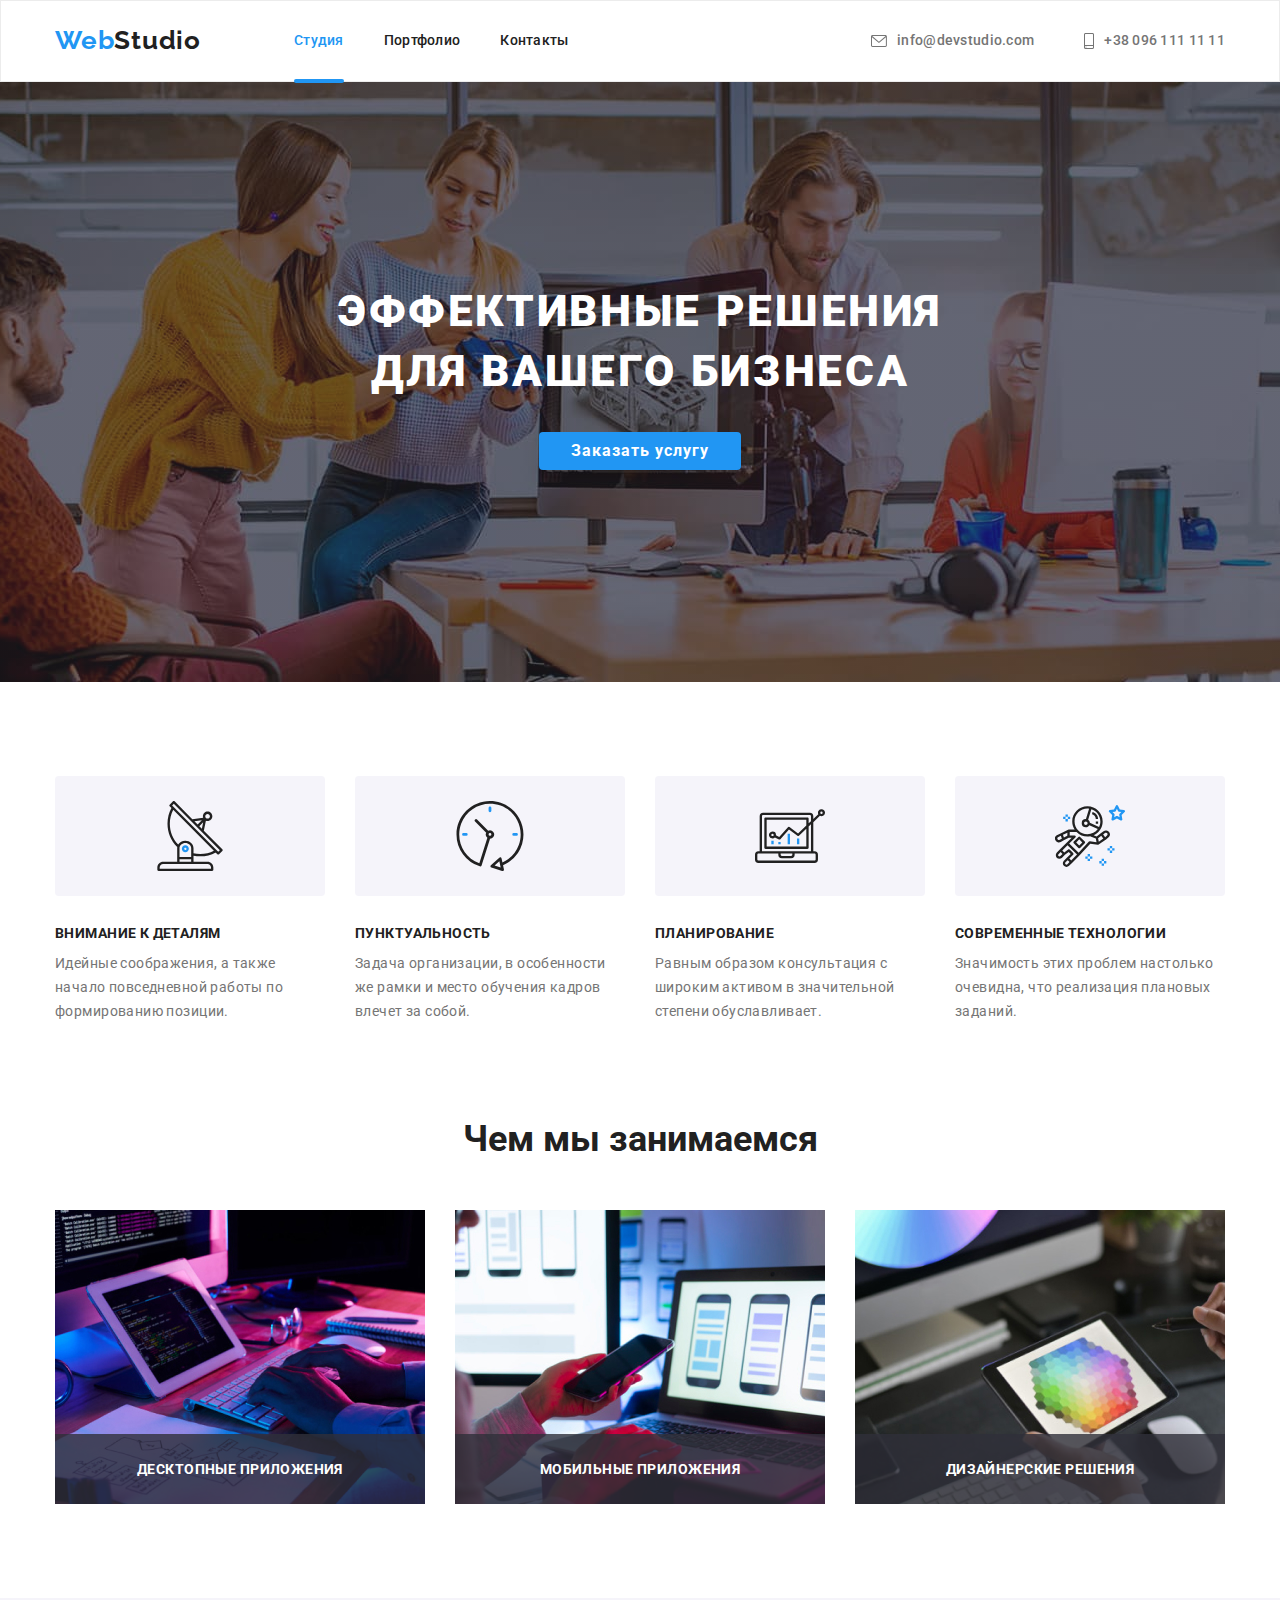
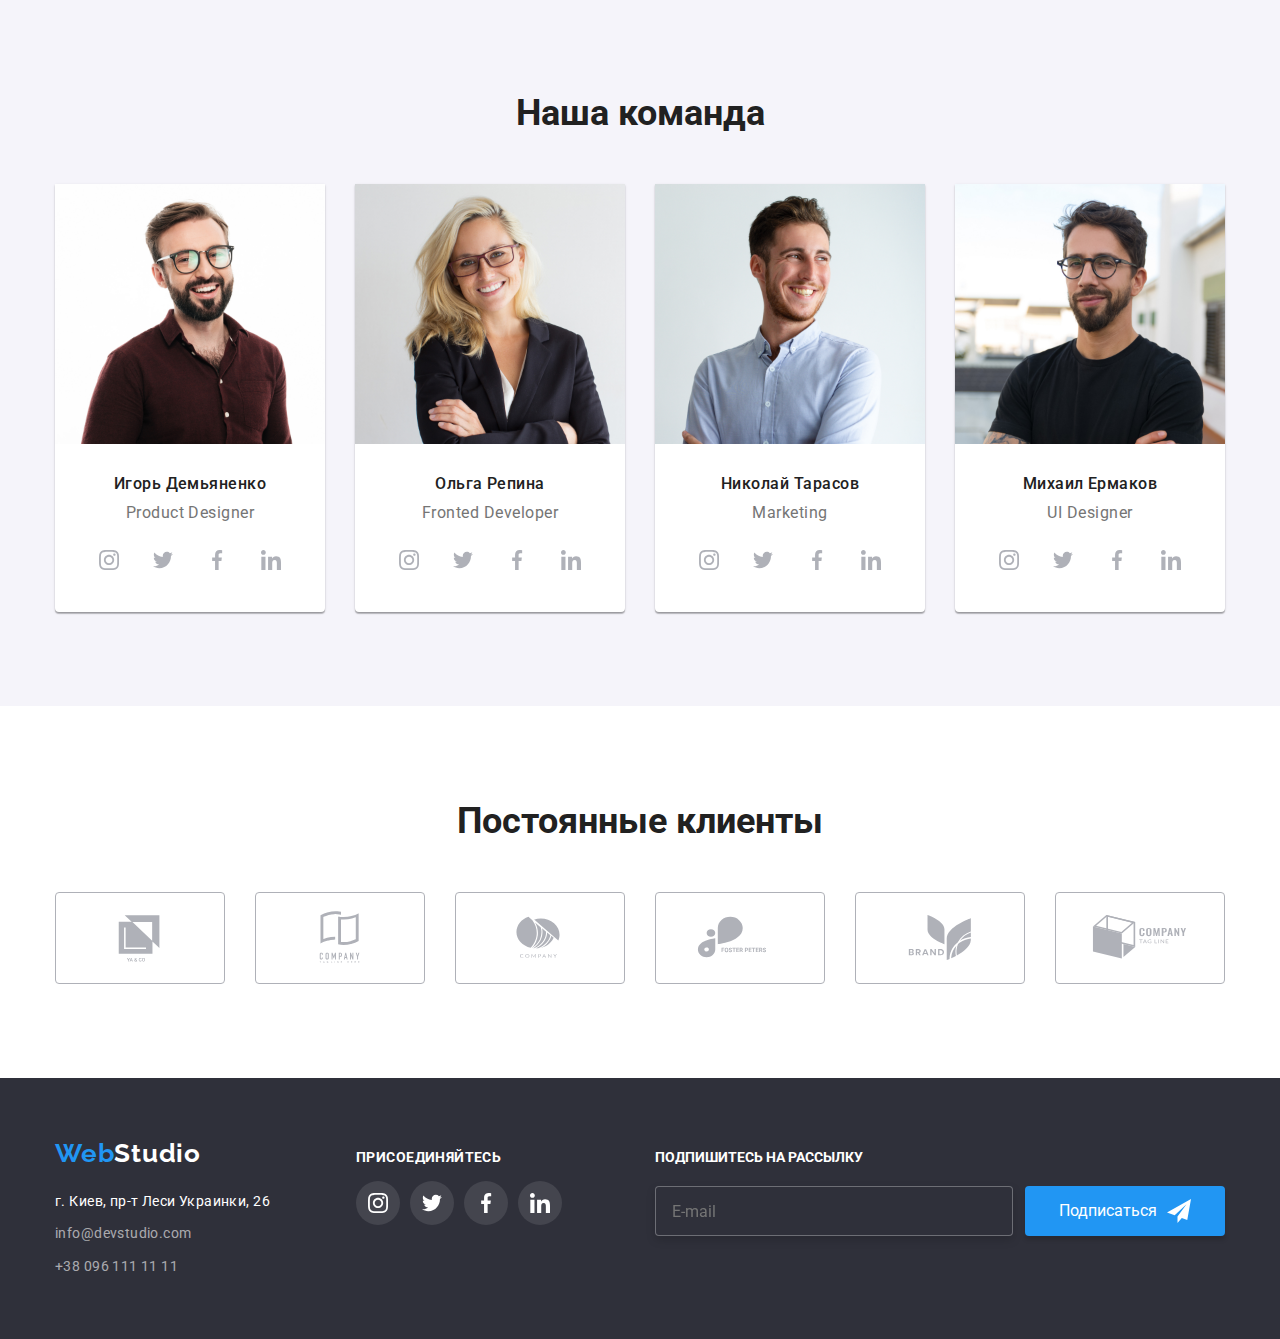
<file: index.html>
<!DOCTYPE html>
<html lang="ru">
  <head>
    <meta charset="UTF-8" />
    <meta http-equiv="X-UA-Compatible" content="IE=edge" />
    <meta name="viewport" content="width=device-width, initial-scale=1.0" />
    <title>Главная</title>
    <link
      rel="stylesheet"
      href="https://cdnjs.cloudflare.com/ajax/libs/modern-normalize/1.0.0/modern-normalize.min.css"
    />

    <link rel="stylesheet" href="./css/main.min.css" />
    <link rel="preconnect" href="https://fonts.googleapis.com" />
    <link rel="preconnect" href="https://fonts.gstatic.com" crossorigin />
    <link
      href="https://fonts.googleapis.com/css2?family=Raleway:wght@700&family=Roboto:wght@400;500;700;900&display=swap"
      rel="stylesheet"
    />
  </head>
  <body>
    <header class="header">
      <div class="container">
        <nav class="nav">
          <a href="/" lang="en" class="logo header__logo">
            <span class="accent">Web</span>Studio</a
          >
          <ul class="menu header__menu">
            <li class="menu__item">
              <a class="menu__link current" href="./index.html">Студия </a>
            </li>
            <li class="menu__item">
              <a class="menu__link" href="./portfolio.html">Портфолио </a>
            </li>
            <li class="menu__item">
              <a class="menu__link" href="/">Контакты </a>
            </li>
          </ul>
          <ul class="communications header__contacts nav">
            <li class="communications__item">
              <a class="communications__link" href="emailto:info@devstudio.com">
                <svg class="communications__icon" width="16px" height="12px">
                  <use href="./images/symbol-defs.svg#icon-envelope"></use>
                </svg>
                info@devstudio.com</a
              >
            </li>
            <li class="communications__item">
              <a class="communications__link" href="tel:+380961111111">
                <svg class="communications__icon" width="10px" height="16px">
                  <use href="./images/symbol-defs.svg#icon-smartphone-1"></use>
                </svg>
                +38 096 111 11 11</a
              >
            </li>
          </ul>
        </nav>
      </div>
    </header>
    <main>
      <section class="hero base__hero">
        <div class="container">
          <h1 class="hero__title">Эффективные решения для вашего бизнеса</h1>
          <button class="hero__btn" data-modal-open>Заказать услугу</button>
        </div>
      </section>
      <section class="special">
        <div class="container">
          <h2 class="special-title visually-hidden">Особенности</h2>
          <ul class="special__list">
            <li class="special__item icon-antenna">
              <h3 class="special__title">Внимание к деталям</h3>
              <p class="special__text">
                Идейные соображения, а также начало повседневной работы по
                формированию позиции.
              </p>
            </li>
            <li class="special__item icon-clock">
              <h3 class="special__title">Пунктуальность</h3>
              <p class="special__text">
                Задача организации, в особенности же рамки и место обучения
                кадров влечет за собой.
              </p>
            </li>
            <li class="special__item icon-diagram">
              <h3 class="special__title">Планирование</h3>
              <p class="special__text">
                Равным образом консультация с широким активом в значительной
                степени обуславливает.
              </p>
            </li>
            <li class="special__item icon-astronaut">
              <h3 class="special__title">Современные технологии</h3>
              <p class="special__text">
                Значимость этих проблем настолько очевидна, что реализация
                плановых заданий.
              </p>
            </li>
          </ul>
        </div>
      </section>
      <section class="doing">
        <div class="container">
          <h2 class="base-title doing__base-title">Чем мы занимаемся</h2>
          <ul class="doing__list">
            <li class="doing__item">
              <img
                class="doing__img"
                src="./images/img.jpg"
                alt="Разработка программного обеспечения"
              />
              <p class="doing__text">Десктопные приложения</p>
            </li>
            <li class="doing__item">
              <img
                class="doing__img"
                src="./images/img-1.jpg"
                alt="Тестирование мобильного приложения"
              />
              <p class="doing__text">Мобильные приложения</p>
            </li>
            <li class="doing__item">
              <img
                class="doing__img"
                src="./images/img-2.jpg"
                alt="Работа с цветовой гаммой"
              />
              <p class="doing__text">Дизайнерские решения</p>
            </li>
          </ul>
        </div>
      </section>
      <section class="comands">
        <div class="container">
          <h2 class="base-title comands__base-title">Наша команда</h2>
          <ul class="comands__list">
            <li class="comands__item">
              <img
                class="comands__img"
                src="./images/Igor.jpg"
                alt="Product Designer"
              />
              <div class="employee">
                <h3 class="employee__title">Игорь Демьяненко</h3>
                <p class="employee__text" lang="en">Product Designer</p>
                <ul class="social">
                  <li class="social__item">
                    <a class="social__link" href="https://www.instagram.com">
                      <svg class="social__icon" width="20px" height="20px">
                        <use
                          href="./images/symbol-defs.svg#icon-instagram"
                        ></use>
                      </svg>
                    </a>
                  </li>
                  <li class="social__item">
                    <a class="social__link" href="https://twitter.com">
                      <svg class="social__icon" width="20px" height="20px">
                        <use href="./images/symbol-defs.svg#icon-twitter"></use>
                      </svg>
                    </a>
                  </li>
                  <li class="social__item">
                    <a class="social__link" href="https://facebook.com">
                      <svg class="social__icon" width="20px" height="20px">
                        <use
                          href="./images/symbol-defs.svg#icon-facebook"
                        ></use>
                      </svg>
                    </a>
                  </li>
                  <li class="social__item">
                    <a class="social__link" href="https://linkedin.com">
                      <svg class="csocial__icon" width="20px" height="20px">
                        <use
                          href="./images/symbol-defs.svg#icon-linkedin"
                        ></use>
                      </svg>
                    </a>
                  </li>
                </ul>
              </div>
            </li>
            <li class="comands__item">
              <img
                class="comands__img"
                src="./images/Olga.jpg"
                alt="Fronted Developer"
              />
              <div class="employee">
                <h3 class="employee__title">Ольга Репина</h3>
                <p class="employee__text" lang="en">Fronted Developer</p>
                <ul class="social">
                  <li class="social__item">
                    <a class="social__link" href="https://www.instagram.com">
                      <svg class="social__icon" width="20px" height="20px">
                        <use
                          href="./images/symbol-defs.svg#icon-instagram"
                        ></use>
                      </svg>
                    </a>
                  </li>
                  <li class="social__item">
                    <a class="social__link" href="https://twitter.com">
                      <svg class="social__icon" width="20px" height="20px">
                        <use href="./images/symbol-defs.svg#icon-twitter"></use>
                      </svg>
                    </a>
                  </li>
                  <li class="social__item">
                    <a class="social__link" href="https://facebook.com">
                      <svg class="social__icon" width="20px" height="20px">
                        <use
                          href="./images/symbol-defs.svg#icon-facebook"
                        ></use>
                      </svg>
                    </a>
                  </li>
                  <li class="social__item">
                    <a class="social__link" href="https://linkedin.com">
                      <svg class="social__icon" width="20px" height="20px">
                        <use
                          href="./images/symbol-defs.svg#icon-linkedin"
                        ></use>
                      </svg>
                    </a>
                  </li>
                </ul>
              </div>
            </li>
            <li class="comands__item">
              <img
                class="comands__img"
                src="./images/Nikolay.jpg"
                alt="Marketing"
              />
              <div class="employee">
                <h3 class="employee__title">Николай Тарасов</h3>
                <p class="employee__text" lang="en">Marketing</p>
                <ul class="social">
                  <li class="social__item">
                    <a class="social__link" href="https://www.instagram.com">
                      <svg class="social__icon" width="20px" height="20px">
                        <use
                          href="./images/symbol-defs.svg#icon-instagram"
                        ></use>
                      </svg>
                    </a>
                  </li>
                  <li class="social__item">
                    <a class="social__link" href="https://twitter.com">
                      <svg class="social__icon" width="20px" height="20px">
                        <use href="./images/symbol-defs.svg#icon-twitter"></use>
                      </svg>
                    </a>
                  </li>
                  <li class="social__item">
                    <a class="social__link" href="https://facebook.com">
                      <svg class="social__icon" width="20px" height="20px">
                        <use
                          href="./images/symbol-defs.svg#icon-facebook"
                        ></use>
                      </svg>
                    </a>
                  </li>
                  <li class="social__item">
                    <a class="social__link" href="https://linkedin.com">
                      <svg class="social__icon" width="20px" height="20px">
                        <use
                          href="./images/symbol-defs.svg#icon-linkedin"
                        ></use>
                      </svg>
                    </a>
                  </li>
                </ul>
              </div>
            </li>
            <li class="comands__item">
              <img
                class="comands__img"
                src="./images/Mihail.jpg"
                alt="UI Designer"
              />
              <div class="employee">
                <h3 class="employee__title">Михаил Ермаков</h3>
                <p class="employee__text" lang="en">UI Designer</p>
                <ul class="social">
                  <li class="social__item">
                    <a class="social__link" href="https://www.instagram.com">
                      <svg class="social__icon" width="20px" height="20px">
                        <use
                          href="./images/symbol-defs.svg#icon-instagram"
                        ></use>
                      </svg>
                    </a>
                  </li>
                  <li class="social__item">
                    <a class="social__link" href="https://twitter.com">
                      <svg class="social__icon" width="20px" height="20px">
                        <use href="./images/symbol-defs.svg#icon-twitter"></use>
                      </svg>
                    </a>
                  </li>
                  <li class="social__item">
                    <a class="social__link" href="https://facebook.com">
                      <svg class="social__icon" width="20px" height="20px">
                        <use
                          href="./images/symbol-defs.svg#icon-facebook"
                        ></use>
                      </svg>
                    </a>
                  </li>
                  <li class="social__item">
                    <a class="social__link" href="https://linkedin.com">
                      <svg class="social__icon" width="20px" height="20px">
                        <use
                          href="./images/symbol-defs.svg#icon-linkedin"
                        ></use>
                      </svg>
                    </a>
                  </li>
                </ul>
              </div>
            </li>
          </ul>
        </div>
      </section>
      <section class="regular-customers">
        <div class="container">
          <h2 class="regular-customers__title">Постоянные клиенты</h2>
          <ul class="regular-customers__list">
            <li class="regular-customers__item">
              <a class="regular-customers__link" href="/">
                <svg
                  class="regular-customers__icon"
                  width="106px"
                  height="60px"
                >
                  <use href="./images/symbol-defs.svg#icon-Logo"></use>
                </svg>
              </a>
            </li>
            <li class="regular-customers__item">
              <a class="regular-customers__link" href="/">
                <svg
                  class="regular-customers__icon"
                  width="106px"
                  height="60px"
                >
                  <use href="./images/symbol-defs.svg#icon-Logo2"></use>
                </svg>
              </a>
            </li>
            <li class="regular-customers__item">
              <a class="regular-customers__link" href="/">
                <svg
                  class="regular-customers__icon"
                  width="106px"
                  height="60px"
                >
                  <use href="./images/symbol-defs.svg#icon-Logo3"></use>
                </svg>
              </a>
            </li>
            <li class="regular-customers__item">
              <a class="regular-customers__link" href="/">
                <svg
                  class="regular-customers__icon"
                  width="106px"
                  height="60px"
                >
                  <use href="./images/symbol-defs.svg#icon-Logo4"></use>
                </svg>
              </a>
            </li>
            <li class="regular-customers__item">
              <a class="regular-customers__link" href="/">
                <svg
                  class="regular-customers__icon"
                  width="106px"
                  height="60px"
                >
                  <use href="./images/symbol-defs.svg#icon-Logo5"></use>
                </svg>
              </a>
            </li>
            <li class="regular-customers__item">
              <a class="regular-customers__link" href="/">
                <svg
                  class="regular-customers__icon"
                  width="106px"
                  height="60px"
                >
                  <use href="./images/symbol-defs.svg#icon-Logo6"></use>
                </svg>
              </a>
            </li>
          </ul>
        </div>
      </section>
    </main>
    <footer class="footer">
      <div class="container footer-column">
        <div class="contacts">
          <a href="/" lang="en" class="logo">
            <span class="accent">Web</span>Studio
          </a>
          <address class="adress contacts__adress">
            <p>г. Киев, пр-т Леси Украинки, 26</p>
            <ul class="contacts">
              <li class="contacts__item">
                <a class="contacts__link" href="mailto:info@devstudio.com"
                  >info@devstudio.com</a
                >
              </li>
              <li class="contacts__item">
                <a class="contacts__link" href="tel:+380961111111"
                  >+38 096 111 11 11</a
                >
              </li>
            </ul>
          </address>
        </div>
        <div class="footer-social footer__social-base">
          <p class="footer-social__title">присоединяйтесь</p>
          <ul class="footer-social__list">
            <li class="footer-social__item">
              <a class="footer-social__link" href="https://www.instagram.com">
                <svg class="footer-social__icon" width="20px" height="20px">
                  <use href="./images/symbol-defs.svg#icon-instagram"></use>
                </svg>
              </a>
            </li>
            <li class="footer-social__item">
              <a class="footer-social__link" href="https://twitter.com">
                <svg class="footer-social__icon" width="20px" height="20px">
                  <use href="./images/symbol-defs.svg#icon-twitter"></use>
                </svg>
              </a>
            </li>
            <li class="footer-social__item">
              <a class="footer-social__link" href="https://facebook.com">
                <svg class="footer-social__icon" width="20px" height="20px">
                  <use href="./images/symbol-defs.svg#icon-facebook"></use>
                </svg>
              </a>
            </li>
            <li class="footer-social__item">
              <a class="footer-social__link" href="https://linkedin.com">
                <svg class="footer-social__icon" width="20px" height="20px">
                  <use href="./images/symbol-defs.svg#icon-linkedin"></use>
                </svg>
              </a>
            </li>
          </ul>
        </div>
        <div class="subscribe">
          <p class="subscribe__title">Подпишитесь на рассылку</p>
          <form class="subscribe__form">
            <input
              type="email"
              class="subscribe__input"
              name="subscribe-name"
              id="subscribe-name"
              placeholder="E-mail"
              required
            />
            <button type="submit" class="subscribe__btn">
              Подписаться
              <svg class="subscribe__icon" width="24px" height="24px">
                <use href="./images/icons.svg#icon-icon-send"></use>
              </svg>
            </button>
          </form>
        </div>
      </div>
    </footer>
    <div class="backdrop is-hidden" data-modal>
      <div class="modal">
        <button type="button" class="modal__btn-close" data-modal-close>
          <svg class="modal-btn-icon" width="18px" height="18px">
            <use
              href="./images/symbol-defs.svg#icon-close-black-18dp-2-1"
            ></use>
          </svg>
        </button>
        <p class="modal__title">Оставьте свои данные, мы вам перезвоним</p>
        <form class="modal__form">
          <div class="modal__field">
            <label for="user-name" class="modal__label">Имя</label>
            <div class="data">
              <input
                type="text"
                class="data__input"
                name="user-name"
                required
                id="user-name"
              />
              <svg class="data__icon" width="18px" height="18px">
                <use href="./images/icons.svg#icon-person-black-18dp-1"></use>
              </svg>
            </div>
          </div>
          <div class="modal__field">
            <label for="user-tel" class="modal__label">Телефон</label>
            <div class="data">
              <input
                type="tel"
                class="data__input"
                name="user-tel"
                required
                id="user-tel"
              />
              <svg class="data__icon" width="18px" height="18px">
                <use href="./images/icons.svg#icon-phone-black-18dp-1"></use>
              </svg>
            </div>
          </div>
          <div class="modal__field">
            <label for="user-email" class="modal__label">Почта</label>
            <div class="data">
              <input
                type="email"
                class="data__input"
                name="user-email"
                required
                id="user-email"
              />
              <svg class="data__icon" width="18px" height="18px">
                <use href="./images/icons.svg#icon-email-black-18dp-1"></use>
              </svg>
            </div>
          </div>
          <div class="modal__field">
            <label for="user-text" class="modal__comment">Комментарий</label>
            <textarea
              name="user-text"
              id="user-text"
              class="modal__text-area"
              placeholder="Введите текст"
            ></textarea>
          </div>
          <div class="modal__field modal__check-text">
            <input
              type="checkbox"
              name="agreement"
              value="true"
              class="modal__check visually-hidden"
              id="agreement"
            />
            <label for="agreement" class="check-done"
              >Соглашаюсь с рассылкой и принимаю<a
                href="/"
                class="link-dogovor link-dogovor__done"
              >
                Условия договора</a
              ></label
            >
          </div>
          <button type="submit" class="modal__btn-send">Отправить</button>
        </form>
      </div>
    </div>
    <script src="./js/modal.js"></script>
  </body>
</html>
</file>
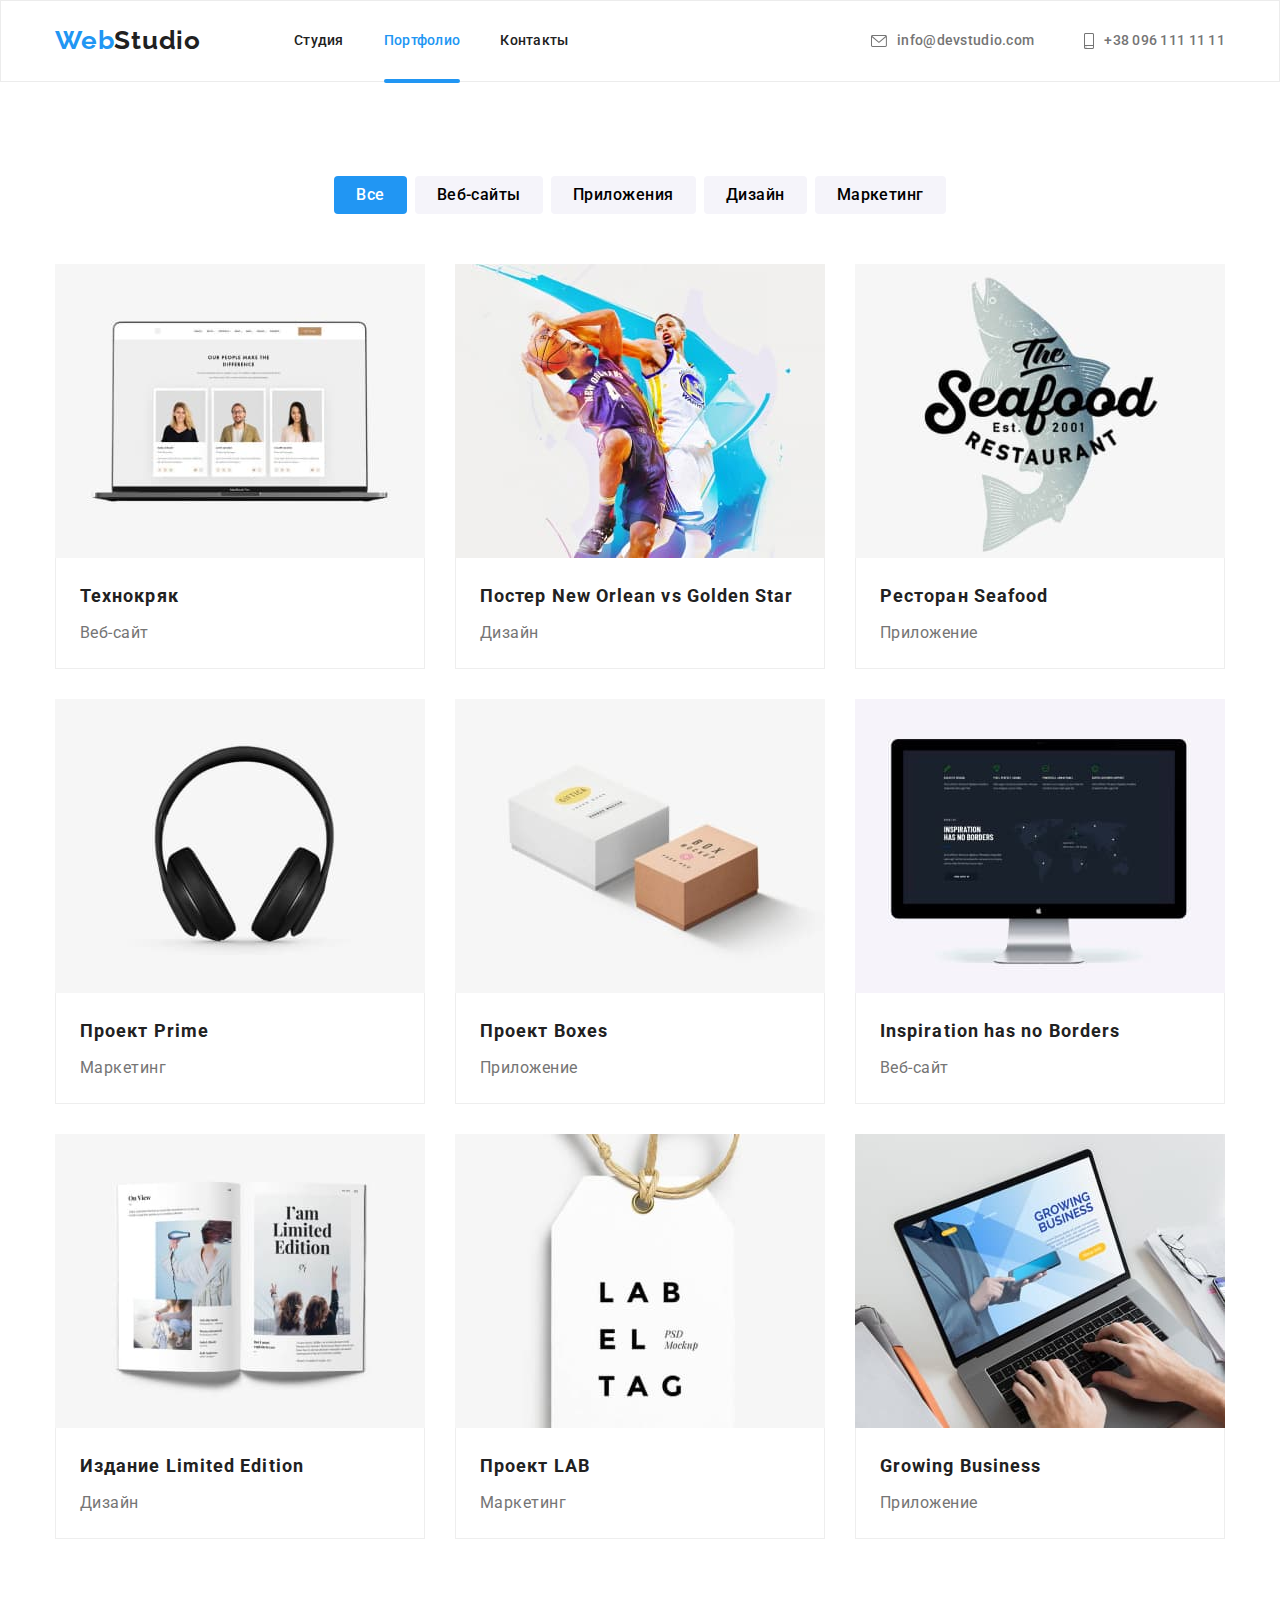
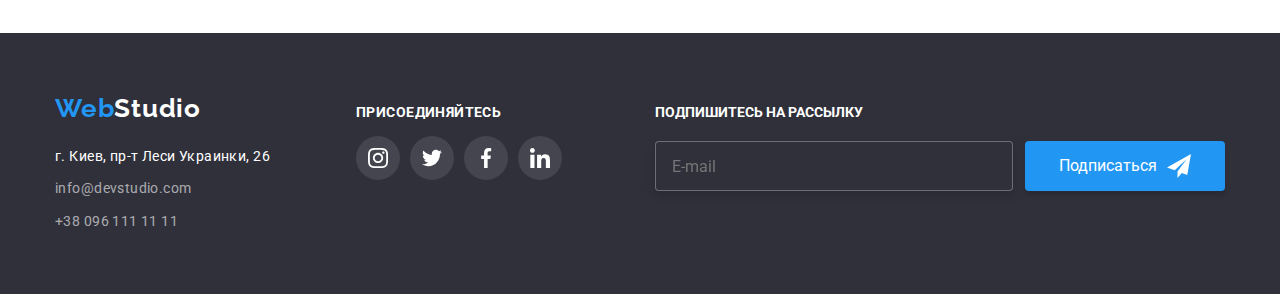
<file: portfolio.html>
<!DOCTYPE html>
<html lang="ru">
  <head>
    <meta charset="UTF-8" />
    <meta http-equiv="X-UA-Compatible" content="IE=edge" />
    <meta name="viewport" content="width=device-width, initial-scale=1.0" />
    <title>Портфолио</title>
    <link
      rel="stylesheet"
      href="https://cdnjs.cloudflare.com/ajax/libs/modern-normalize/1.0.0/modern-normalize.min.css"
    />

    <link rel="stylesheet" href="./css/main.min.css" />
    <link rel="preconnect" href="https://fonts.googleapis.com" />
    <link rel="preconnect" href="https://fonts.gstatic.com" crossorigin />
    <link
      href="https://fonts.googleapis.com/css2?family=Raleway:wght@700&family=Roboto:wght@400;500;700;900&display=swap"
      rel="stylesheet"
    />
  </head>
  <body>
    <header class="header">
      <div class="container">
        <nav class="nav">
          <a href="/" lang="en" class="logo header__logo">
            <span class="accent">Web</span>Studio</a
          >
          <ul class="menu header__menu">
            <li class="menu__item">
              <a class="menu__link" href="./index.html">Студия </a>
            </li>
            <li class="menu__item">
              <a class="menu__link current" href="./portfolio.html"
                >Портфолио
              </a>
            </li>
            <li class="menu__item">
              <a class="menu__link" href="/">Контакты </a>
            </li>
          </ul>
          <ul class="communications header__contacts nav">
            <li class="communications__item">
              <a class="communications__link" href="emailto:info@devstudio.com">
                <svg class="communications__icon" width="16px" height="12px">
                  <use href="./images/symbol-defs.svg#icon-envelope"></use>
                </svg>
                info@devstudio.com</a
              >
            </li>
            <li class="communications__item">
              <a class="communications__link" href="tel:+380961111111">
                <svg class="communications__icon" width="10px" height="16px">
                  <use href="./images/symbol-defs.svg#icon-smartphone-1"></use>
                </svg>
                +38 096 111 11 11</a
              >
            </li>
          </ul>
        </nav>
      </div>
    </header>
    <main>
      <section class="our-works">
        <div class="container">
          <h1 class="visually-hidden">Наши работы</h1>
          <ul class="our-works__list">
            <li class="our-works__item">
              <button class="our-works__btn our-works__btn-all" type="button">
                Все
              </button>
            </li>
            <li class="our-works__item">
              <button class="our-works__btn" type="button">Веб-сайты</button>
            </li>
            <li class="our-works__item">
              <button class="our-works__btn" type="button">Приложения</button>
            </li>
            <li class="our-works__item">
              <button class="our-works__btn" type="button">Дизайн</button>
            </li>
            <li class="our-works__item">
              <button class="our-works__btn" type="button">Маркетинг</button>
            </li>
          </ul>
          <ul class="project project__base">
            <li class="project__item">
              <a class="project__link" href="/">
                <div class="wrap">
                  <img
                    class="wrap__img"
                    src="./images/hw-img-1.jpg"
                    alt="Веб-сайт"
                    width="370"
                  />
                  <p class="wrap__text">
                    Ресурс предлагает комплексные предложения с разным уровнем
                    функционала и сервисов. Все это позволит посетителю получить
                    исчерпывающие сведения о компании или частном лице.
                  </p>
                </div>
                <div class="description">
                  <h2 class="description__title">Технокряк</h2>
                  <p class="description__text">Веб-сайт</p>
                </div>
              </a>
            </li>
            <li class="project__item">
              <a class="project__link" href="/">
                <div class="wrap">
                  <img
                    class="wrap__img"
                    src=".//images/hw-img-2.jpg"
                    alt="Дизайн"
                    width="370"
                  />
                  <p class="wrap__text">
                    Ресурс предлагает комплексные предложения с разным уровнем
                    функционала и сервисов. Все это позволит посетителю получить
                    исчерпывающие сведения о компании или частном лице.
                  </p>
                </div>
                <div class="description">
                  <h2 class="description__title">
                    Постер <span lang="en">New Orlean vs Golden Star</span>
                  </h2>
                  <p class="description__text">Дизайн</p>
                </div>
              </a>
            </li>
            <li class="project__item">
              <a class="project__link" href="/">
                <div class="wrap">
                  <img
                    class="wrap__img"
                    src="./images/hw-img-3.jpg"
                    alt="Приложение"
                    width="370"
                  />
                  <p class="wrap__text">
                    Ресурс предлагает комплексные предложения с разным уровнем
                    функционала и сервисов. Все это позволит посетителю получить
                    исчерпывающие сведения о компании или частном лице.
                  </p>
                </div>
                <div class="description">
                  <h2 class="description__title">
                    Ресторан <span lang="en">Seafood</span>
                  </h2>
                  <p class="description__text">Приложение</p>
                </div>
              </a>
            </li>
            <li class="project__item">
              <a class="project__link" href="/">
                <div class="wrap">
                  <img
                    class="wrap__img"
                    src="./images/hw-img-4.jpg"
                    alt="Маркетинг"
                    width="370"
                  />
                  <p class="wrap__text">
                    Ресурс предлагает комплексные предложения с разным уровнем
                    функционала и сервисов. Все это позволит посетителю получить
                    исчерпывающие сведения о компании или частном лице.
                  </p>
                </div>
                <div class="description">
                  <h2 class="description__title">
                    Проект <span lang="en">Prime</span>
                  </h2>
                  <p class="description__text">Маркетинг</p>
                </div>
              </a>
            </li>
            <li class="project__item">
              <a class="project__link" href="/">
                <div class="wrap">
                  <img
                    class="wrap__img"
                    src="./images/hw-img-5.jpg"
                    alt="Приложение"
                    width="370"
                  />
                  <p class="wrap__text">
                    Ресурс предлагает комплексные предложения с разным уровнем
                    функционала и сервисов. Все это позволит посетителю получить
                    исчерпывающие сведения о компании или частном лице.
                  </p>
                </div>
                <div class="description">
                  <h2 class="description__title">
                    Проект <span lang="en">Boxes</span>
                  </h2>
                  <p class="description__text">Приложение</p>
                </div>
              </a>
            </li>
            <li class="project__item">
              <a class="project__link" href="/">
                <div class="wrap">
                  <img
                    class="wrap__img"
                    src="./images/hw-img-6.jpg"
                    alt="Веб-сайт"
                    width="370"
                  />
                  <p class="wrap__text">
                    Ресурс предлагает комплексные предложения с разным уровнем
                    функционала и сервисов. Все это позволит посетителю получить
                    исчерпывающие сведения о компании или частном лице.
                  </p>
                </div>
                <div class="description">
                  <h2 class="description__title" lang="en">
                    Inspiration has no Borders
                  </h2>
                  <p class="description__text">Веб-сайт</p>
                </div>
              </a>
            </li>
            <li class="project__item">
              <a class="project__link" href="/">
                <div class="wrap">
                  <img
                    class="wrap__img"
                    src="./images/hw-img-7.jpg"
                    alt="Дизайн"
                    width="370"
                  />
                  <p class="wrap__text">
                    Ресурс предлагает комплексные предложения с разным уровнем
                    функционала и сервисов. Все это позволит посетителю получить
                    исчерпывающие сведения о компании или частном лице.
                  </p>
                </div>
                <div class="description">
                  <h2 class="description__title">
                    Издание <span lang="en">Limited Edition</span>
                  </h2>
                  <p class="description__text">Дизайн</p>
                </div>
              </a>
            </li>
            <li class="project__item">
              <a class="project__link" href="/">
                <div class="wrap">
                  <img
                    class="wrap__img"
                    src="./images/hw-img-8.jpg"
                    alt="Маркетинг"
                    width="370"
                  />
                  <p class="wrap__text">
                    Ресурс предлагает комплексные предложения с разным уровнем
                    функционала и сервисов. Все это позволит посетителю получить
                    исчерпывающие сведения о компании или частном лице.
                  </p>
                </div>
                <div class="description">
                  <h2 class="description__title">
                    Проект <span lang="en">LAB</span>
                  </h2>
                  <p class="description__text">Маркетинг</p>
                </div>
              </a>
            </li>
            <li class="project__item">
              <a class="project__link" href="/">
                <div class="wrap">
                  <img
                    class="wrap__img"
                    src="./images/hw-img-9.jpg"
                    alt="Приложение"
                    width="370"
                  />
                  <p class="wrap__text">
                    Ресурс предлагает комплексные предложения с разным уровнем
                    функционала и сервисов. Все это позволит посетителю получить
                    исчерпывающие сведения о компании или частном лице.
                  </p>
                </div>
                <div class="description">
                  <h2 class="description__title" lang="en">Growing Business</h2>
                  <p class="description__text">Приложение</p>
                </div>
              </a>
            </li>
          </ul>
        </div>
      </section>
    </main>
    <footer class="footer">
      <div class="container footer-column">
        <div class="contacts">
          <a href="/" lang="en" class="logo">
            <span class="accent">Web</span>Studio
          </a>
          <address class="adress contacts__adress">
            <p>г. Киев, пр-т Леси Украинки, 26</p>
            <ul class="contacts">
              <li class="contacts__item">
                <a class="contacts__link" href="mailto:info@devstudio.com"
                  >info@devstudio.com</a
                >
              </li>
              <li class="contacts__item">
                <a class="contacts__link" href="tel:+380961111111"
                  >+38 096 111 11 11</a
                >
              </li>
            </ul>
          </address>
        </div>
        <div class="footer-social footer__social-base">
          <p class="footer-social__title">присоединяйтесь</p>
          <ul class="footer-social__list">
            <li class="footer-social__item">
              <a class="footer-social__link" href="https://www.instagram.com">
                <svg class="footer-social__icon" width="20px" height="20px">
                  <use href="./images/symbol-defs.svg#icon-instagram"></use>
                </svg>
              </a>
            </li>
            <li class="footer-social__item">
              <a class="footer-social__link" href="https://twitter.com">
                <svg class="footer-social__icon" width="20px" height="20px">
                  <use href="./images/symbol-defs.svg#icon-twitter"></use>
                </svg>
              </a>
            </li>
            <li class="footer-social__item">
              <a class="footer-social__link" href="https://facebook.com">
                <svg class="footer-social__icon" width="20px" height="20px">
                  <use href="./images/symbol-defs.svg#icon-facebook"></use>
                </svg>
              </a>
            </li>
            <li class="footer-social__item">
              <a class="footer-social__link" href="https://linkedin.com">
                <svg class="footer-social__icon" width="20px" height="20px">
                  <use href="./images/symbol-defs.svg#icon-linkedin"></use>
                </svg>
              </a>
            </li>
          </ul>
        </div>
        <div class="subscribe">
          <p class="subscribe__title">Подпишитесь на рассылку</p>
          <form class="subscribe__form">
            <input
              type="email"
              class="subscribe__input"
              name="subscribe-name"
              id="subscribe-name"
              placeholder="E-mail"
              required
            />
            <button type="submit" class="subscribe__btn">
              Подписаться
              <svg class="subscribe__icon" width="24px" height="24px">
                <use href="./images/icons.svg#icon-icon-send"></use>
              </svg>
            </button>
          </form>
        </div>
      </div>
    </footer>
  </body>
</html>
</file>
<file: css/main.min.css>
:root{--primary-text-color:#212121;--header-adress-color:#757575;--accent-color:#2196F3;--top-color:#FFFFFF;--footer-header-bgd-color:#2F303A;--secondary-bgd-color:#F5F4FA;--third-bgd-color:#188CE8;--footer-grey-color:rgba(255, 255, 255, 0.6)}.visually-hidden{position:absolute;white-space:nowrap;width:1px;height:1px;overflow:hidden;border:0;padding:0;clip:rect(0 0 0 0);clip-path:inset(50%);margin:-1px}.is-hidden{visibility:hidden;opacity:0;pointer-events:none}p,h1,h2,h3,h4,h5,h6{margin:0}ul,ol{margin:0;padding:0}html{box-sizing:border-box}*,*::before,*::after{box-sizing:inherit;margin:0;padding:0;list-style:none}body{margin:0;color:var(--primary-text-color);font-family:"Roboto", sans-serif;background-color:var(--top-color)}.our-works__item,.our-works__list,.project,.menu,.menu__item,.header__menu,.communications,.communications__item,.contacts,.footer-social__list,.special__list,.doing__list,.comands__list{list-style-type:none}.accent{color:var(--accent-color)}button{cursor:pointer}image{display:block}.container{width:1200px;padding-left:15px;padding-right:15px;margin-left:auto;margin-right:auto}.logo{font-family:"Raleway", sans-serif;font-weight:700;font-size:26px;line-height:1.2;letter-spacing:0.03em;text-decoration:none;color:inherit}.header__logo{padding-top:24px;padding-bottom:25px}.header__menu{margin-left:93px}.menu{display:flex;font-weight:500;font-size:14px;line-height:1.14;letter-spacing:0.02em}.menu__item{margin-right:40px;display:block}.menu__item:last-child{margin-right:0px}.menu__link{display:block;position:relative;text-decoration:none;color:var(--primary-text-color);padding-top:32px;padding-bottom:32px;transition:color 250ms cubic-bezier(0.4, 0, 0.2, 1)}.menu__link:hover,.menu__link:focus{color:var(--accent-color)}.menu__link.current{color:var(--accent-color)}.menu__link.current::after{display:block;content:"";position:absolute;width:100%;height:4px;left:0;bottom:-2px;background-color:#2196f3;border-radius:2px}.communications__item{display:block;margin-right:50px}.communications__item:last-child{margin-right:0px}.communications__link{display:inline-flex;align-items:center;padding-top:32px;padding-bottom:32px;font-weight:500;font-size:14px;line-height:1.14;letter-spacing:0.02em;text-decoration:none;color:var(--header-adress-color);transition:color 250ms cubic-bezier(0.4, 0, 0.2, 1)}.communications__link:hover,.communications__link:focus{color:var(--accent-color)}.communications__icon{margin-right:10px;fill:currentColor}.hero__btn{padding-top:10px;padding-right:32px;padding-bottom:10px;padding-left:32px;min-width:200;border-radius:4px;border:none;box-shadow:0px 4px 4px rgba(0,0,0,0.15);background-color:var(--accent-color);color:var(--top-color);cursor:pointer;font-family:"Roboto", sans-serif;font-weight:700;font-size:16px;letter-spacing:0.06em;transition-property:background-color;transition-duration:250ms;transition-timing-function:cubic-bezier(0.4, 0, 0.2, 1)}.hero__btn:hover,.hero__btn:focus{background-color:var(--third-bgd-color)}.hero__btn:active{box-shadow:inset 0px 4px 4px rgba(0,0,0,0.15)}.our-works__btn{display:inline-block;font-weight:500;font-size:16px;line-height:1.62;letter-spacing:0.03em;font-family:"Roboto", sans-serif;background-color:var(--secondary-bgd-color);border-radius:4px;border:transparent;cursor:pointer;padding-top:6px;padding-bottom:6px;padding-right:22px;padding-left:22px;transition:color 250ms cubic-bezier(0.4, 0, 0.2, 1),background-color 250ms cubic-bezier(0.4, 0, 0.2, 1),box-shadow 250ms cubic-bezier(0.4, 0, 0.2, 1)}.our-works__btn:hover,.our-works__btn:focus{color:var(--top-color);background-color:var(--accent-color);box-shadow:0px 3px 1px rgba(0,0,0,0.1),0px 1px 2px rgba(0,0,0,0.08),0px 2px 2px rgba(0,0,0,0.12)}.our-works__btn-all{color:var(--top-color);background-color:var(--accent-color)}.subscribe__btn{display:flex;align-items:center;justify-content:center;width:200px;height:50px;margin-left:12px;background-color:var(--accent-color);color:var(--top-color);box-shadow:0px 4px 4px rgba(0,0,0,0.15);border-radius:4px;border:none;cursor:pointer;transition:background-color 250ms cubic-bezier(0.4, 0, 0.2, 1)}.subscribe__btn:focus,.subscribe__btn:hover{background-color:var(--third-bgd-color)}.subscribe__btn:active{box-shadow:inset 0px 4px 4px rgba(0,0,0,0.15)}.modal__btn-send{background:var(--accent-color);box-shadow:0px 4px 4px rgba(0,0,0,0.15);border-radius:4px;border:none;margin:0 auto;width:200px;height:50px;font-weight:700;font-size:16px;line-height:1.88;display:block;justify-content:center;align-items:center;letter-spacing:0.06em;cursor:pointer;color:#ffffff;transition:background-color 250ms cubic-bezier(0.4, 0, 0.2, 1),fill 250ms cubic-bezier(0.4, 0, 0.2, 1)}.modal__btn-send:focus,.modal__btn-send:hover{background-color:var(--third-bgd-color)}.modal__btn-send:active{box-shadow:inset 0px 4px 4px rgba(0,0,0,0.15)}.icon-antenna::before{background-image:url("../images/antenna.svg")}.icon-clock::before{background-image:url("../images/clock.svg")}.icon-diagram::before{background-image:url("../images/diagram.svg")}.icon-astronaut::before{background-image:url("../images/astronaut.svg")}.social{display:inline-flex;flex-direction:row;align-items:center;background-color:#ffffff}.social__item{display:inline-flex;justify-content:center;margin-right:10px}.social__item:last-child{margin-right:0px}.social__link{display:inline-flex;align-items:center;justify-content:center;height:44px;width:44px;border-radius:50%;fill:#afb1b8;transition:background-color 250ms cubic-bezier(0.4, 0, 0.2, 1),fill 250ms cubic-bezier(0.4, 0, 0.2, 1)}.social__link:hover,.social__link:focus{background-color:var(--accent-color);fill:#ffffff}.footer-social{display:flex;flex-direction:column}.footer-social__title{text-transform:uppercase;font-weight:700;font-size:14px;line-height:1.142;letter-spacing:0.03em;color:#ffffff}.footer-social__list{display:inline-flex;flex-direction:row;align-items:center;margin-top:16px}.footer-social__item{display:inline-flex;justify-content:center;margin-right:10px}.footer-social__link{display:inline-flex;align-items:center;justify-content:center;height:44px;width:44px;border-radius:50%;fill:#ffffff;background-color:rgba(255,255,255,0.1);transition:background-color 250ms cubic-bezier(0.4, 0, 0.2, 1)}.footer-social__link:last-child{margin-right:0px}.footer-social__link:hover,.footer-social__link:focus{background-color:var(--accent-color)}.footer__social-base{margin-left:70px;margin-right:auto}.wrap{position:relative;overflow:hidden}.wrap__img{display:block;max-width:100%;height:auto}.wrap__text{position:absolute;top:0;height:100%;font-weight:400;font-size:18px;line-height:1.56;letter-spacing:0.03em;color:#ffffff;background-color:rgba(33,150,243,0.9);padding-left:24px;padding-right:24px;padding-top:63px;padding-bottom:63px;transform:translateY(101%);transition:transform 250ms cubic-bezier(0.4, 0, 0.2, 1)}.description{padding-right:24px;padding-left:24px;padding-top:20px;padding-bottom:20px;border-right:1px solid #eee;border-left:1px solid #eee;border-bottom:1px solid #eee}.description__title{font-weight:700;font-size:18px;line-height:2;letter-spacing:0.06em;margin-bottom:4px;color:#212121}.description__text{font-weight:400;font-size:16px;line-height:1.88;letter-spacing:0.03em;color:var(--header-adress-color)}.adress{width:231px;font-style:normal;font-weight:400;font-size:14px;line-height:1.71;letter-spacing:0.03em}.contacts__adress{margin-top:20px}.contacts__item{margin-top:9px}.contacts__link{text-decoration:none;color:var(--footer-grey-color);letter-spacing:0.03em;transition:color 250ms cubic-bezier(0.4, 0, 0.2, 1)}.contacts__link:hover,.contacts__link:focus{color:var(--accent-color)}.subscribe__title{text-transform:uppercase;color:#ffffff;font-weight:700;font-size:14px;line-height:1.14;margin-bottom:20px}.subscribe__form{display:flex;flex-direction:row}.subscribe__input{width:358px;height:50px;padding-top:15px;padding-bottom:15px;padding-left:16px;border:1px solid rgba(255,255,255,0.3);filter:drop-shadow(0px 4px 4px rgba(0,0,0,0.15));border-radius:4px;background-color:var(--footer-header-bgd-color);color:var(--top-color)}.subscribe__icon{background-color:inherit;fill:var(--top-color);margin-left:10px}.backdrop{width:100%;height:100%;top:0;background-color:rgba(0,0,0,0.2);position:fixed;transition:opacity 250ms, visibility 250ms}.modal{width:528px;height:581px;background-color:#ffffff;box-shadow:0px 1px 3px rgba(0,0,0,0.12),0px 1px 1px rgba(0,0,0,0.14),0px 2px 1px rgba(0,0,0,0.2);border-radius:4px;position:absolute;top:50%;left:50%;transform:translate(-50%, -50%) scale(1);transition:transform 250ms;padding:40px}.modal__title{text-align:center;font-weight:700;font-size:20px;color:#212121}.modal__form{margin-top:12px}.modal__label{display:block;font-size:12px;color:var(--header-adress-color);margin-bottom:4px}.modal__btn-close{width:30px;height:30px;background:#ffffff;border:1px solid rgba(0,0,0,0.1);border-radius:50%;position:absolute;top:8px;right:8px;display:flex;align-items:center;justify-content:center;cursor:pointer;transition:fill 250ms cubic-bezier(0.4, 0, 0.2, 1)}.modal__btn-close:hover,.modal__btn-close:focus{fill:var(--accent-color)}.modal__field{position:relative;width:448px;font-weight:400;font-size:12px;line-height:1.167;letter-spacing:0.01em;color:var(--header-adress-color)}.modal__field:not(:first-child){margin-top:10px}.modal__field:nth-child(5){margin-top:20px;margin-bottom:30px}.modal__comment{display:block;margin-bottom:4px}.modal__text-area{width:448px;height:120px;padding:12px 16px;border:1px solid rgba(33,33,33,0.2);border-radius:4px;resize:none;outline:none}.modal__text-area:focus{border-color:#2196f3}.modal__text-area::placeholder{color:rgba(117,117,117,0.5);font-weight:400;font-size:14px;line-height:1.142;letter-spacing:0.01em}.modal__check-text{display:flex;justify-content:center}.modal__check:checked+.check-done::before{background-color:#2196f3;background-image:url(../images/check.svg);border:none;background-repeat:no-repeat;background-position:center}.modal__check:focus+.check-done::before{border-color:#2196f3}.backdrop.is-hidden .modal{transform:translate(-50%, -50%) scale(0)}.data{position:relative}.data__input{width:100%;height:40px;border:1px solid rgba(33,33,33,0.2);border-radius:4px;padding-left:42px;outline:none}.data__input:focus{border-color:#2196f3}.data__input:focus+.data__icon{fill:var(--accent-color)}.data__icon{position:absolute;left:12px;top:50%;transform:translateY(-50%)}.check-done{display:flex;align-items:center;font-weight:400;font-size:14px;line-height:1.71;letter-spacing:0.03em;color:#757575}.check-done::before{content:"";width:16px;height:15px;border:2px solid var(--primary-text-color);border-radius:2px;margin-right:8.38px}.link-dogovor{color:#2196f3;display:block;border-bottom:1px solid var(--accent-color);text-decoration:none;line-height:0.9}.link-dogovor__done{margin-left:4px}.header{border:1px solid #ececec}.nav{display:flex}.header__contacts{margin-left:auto}.base__hero{margin:0 auto}.hero{background-color:var(--footer-header-bgd-color);text-align:center;padding-top:200px;padding-bottom:200px;min-height:600px;max-width:1600px;background-image:linear-gradient(to right, rgba(47,48,58,0.4), rgba(47,48,58,0.4)),url(../images/Img-fon.jpg);background-size:cover;background-position:center;background-repeat:no-repeat}.hero__title{color:var(--top-color);font-weight:900;font-size:44px;line-height:1.36;text-transform:uppercase;letter-spacing:0.06em;width:696px;margin-right:auto;margin-left:auto;margin-bottom:30px}.special{padding-top:94px;padding-bottom:47px}.special__list{display:inline-flex}.special__item{margin-right:30px;width:270px}.special__item:last-child{margin-right:0px}.special__item::before{display:block;content:"";height:120px;margin-bottom:30px;background-color:#f5f4fa;border-radius:4px;background-size:70px;background-position:center;background-repeat:no-repeat}.special__title{font-weight:700;font-size:14px;line-height:1.14;text-transform:uppercase;letter-spacing:0.03em;margin-bottom:10px}.special__text{font-size:14px;line-height:1.71;color:var(--header-adress-color);letter-spacing:0.03em}.doing{padding-top:47px;padding-bottom:94px}.doing__list{display:flex;width:370px}.doing__base-title{margin-bottom:50px}.doing__item{margin-right:30px;position:relative}.doing__item:last-child{margin-right:0px}.doing__img{display:block;max-width:370px;height:auto}.doing__text{display:flex;position:absolute;bottom:0;width:100%;height:70px;align-items:center;justify-content:center;font-weight:700;font-size:14px;line-height:1.142;text-align:center;letter-spacing:0.03em;text-transform:uppercase;color:#ffffff;background-color:rgba(47,48,58,0.8)}.base-title{font-weight:700;font-size:36px;line-height:1.17;text-align:center}.comands{padding-top:94px;padding-bottom:94px;background-color:var(--secondary-bgd-color)}.comands__list{display:flex}.comands__item{text-align:center;margin-right:30px;background-color:var(--top-color);box-shadow:0px 1px 3px rgba(0,0,0,0.12),0px 1px 1px rgba(0,0,0,0.14),0px 2px 1px rgba(0,0,0,0.2);border-radius:0px 0px 4px 4px}.comands__item:last-child{margin-right:0px}.comands__img{display:block;max-width:100%;height:auto}.comands__base-title{margin-bottom:50px}.employee{padding-top:30px;padding-bottom:30px}.employee__title{font-weight:500;font-size:16px;line-height:1.19;letter-spacing:0.03em;margin-bottom:10px}.employee__text{font-size:16px;line-height:1.19;letter-spacing:0.03em;margin-bottom:16px;color:var(--header-adress-color)}.regular-customers{padding-top:94px;padding-bottom:94px}.regular-customers__title{font-weight:700;font-size:36px;line-height:1.17;text-align:center}.regular-customers__list{display:inline-flex;flex-direction:row;align-items:center;margin-top:50px;background-color:#ffffff}.regular-customers__item{display:flex;margin-right:30px}.regular-customers__item:last-child{margin-right:0px}.regular-customers__link{display:inline-flex;justify-content:center;align-items:center;fill:#afb1b8;border:1px solid #afb1b8;border-radius:4px;width:170px;outline:transparent;height:92px;transition:fill 250ms cubic-bezier(0.4, 0, 0.2, 1),border 250ms cubic-bezier(0.4, 0, 0.2, 1)}.regular-customers__link:hover,.regular-customers__link:focus{fill:var(--accent-color);border-color:var(--accent-color)}.our-works{display:flex;flex-wrap:wrap;padding-top:94px;padding-bottom:94px}.our-works__list{display:flex;justify-content:center;margin-bottom:50px}.our-works__item{margin-right:8px;border-radius:4px}.our-works__item:last-child{margin-right:0}.project{display:flex;flex-wrap:wrap}.project__base{margin:-15px}.project__item{margin:15px;background-color:#ffffff;width:370px}.project__link{display:block;text-decoration:none;transition:box-shadow 250ms cubic-bezier(0.4, 0, 0.2, 1)}.project__link:hover,.project__link:focus{box-shadow:0px 1px 1px rgba(0,0,0,0.12),0px 4px 4px rgba(0,0,0,0.06),1px 4px 6px rgba(0,0,0,0.16)}.project__link:hover .wrap__text,.project__link:focus .wrap__text{transform:translateY(0)}.footer{display:flex;background:var(--footer-header-bgd-color);color:var(--top-color);padding-top:60px;padding-bottom:60px}.contacts__link{display:block;padding-top:0;padding-bottom:0}.logo.footer{color:var(--top-color);color:inherit;text-decoration:none;font-style:normal;font-weight:400;font-size:14px;line-height:1.71;letter-spacing:0.03em}.footer-column{display:flex;align-items:baseline}
/*# sourceMappingURL=main.min.css.map */
</file>
